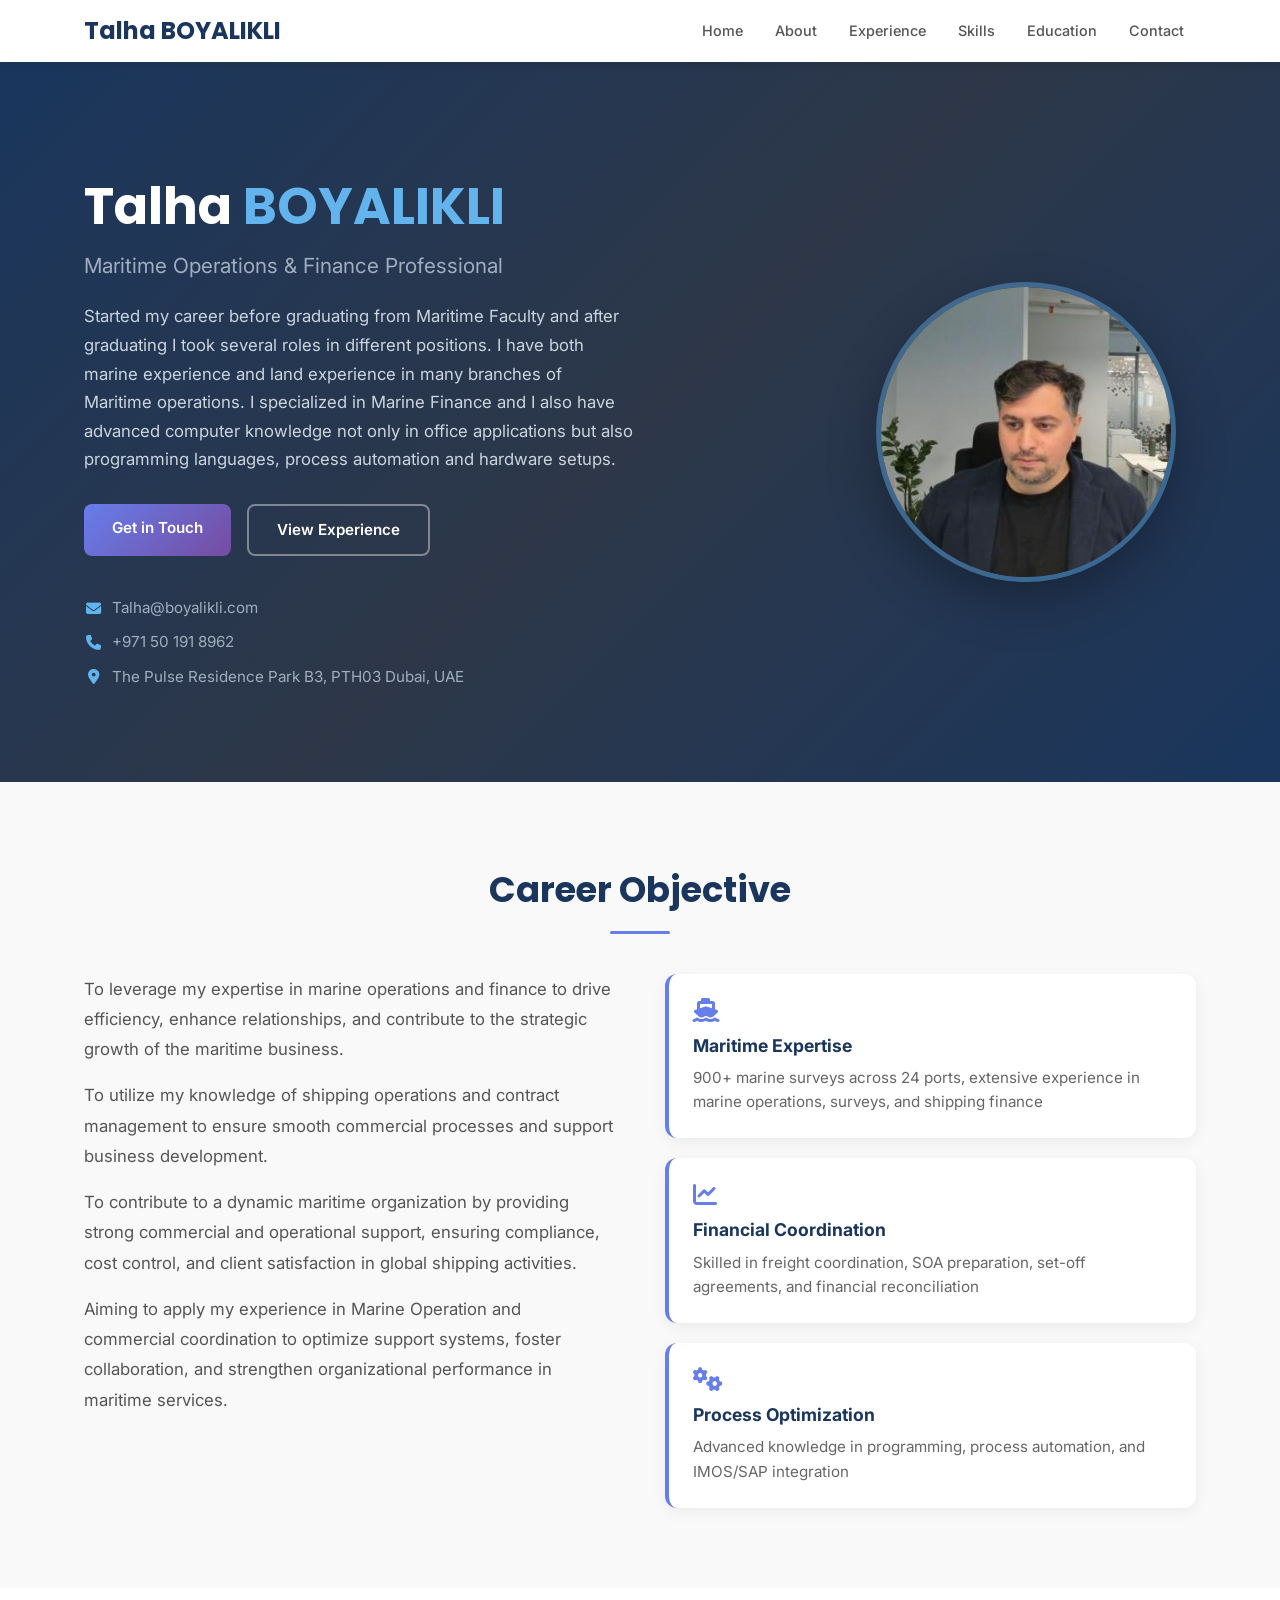
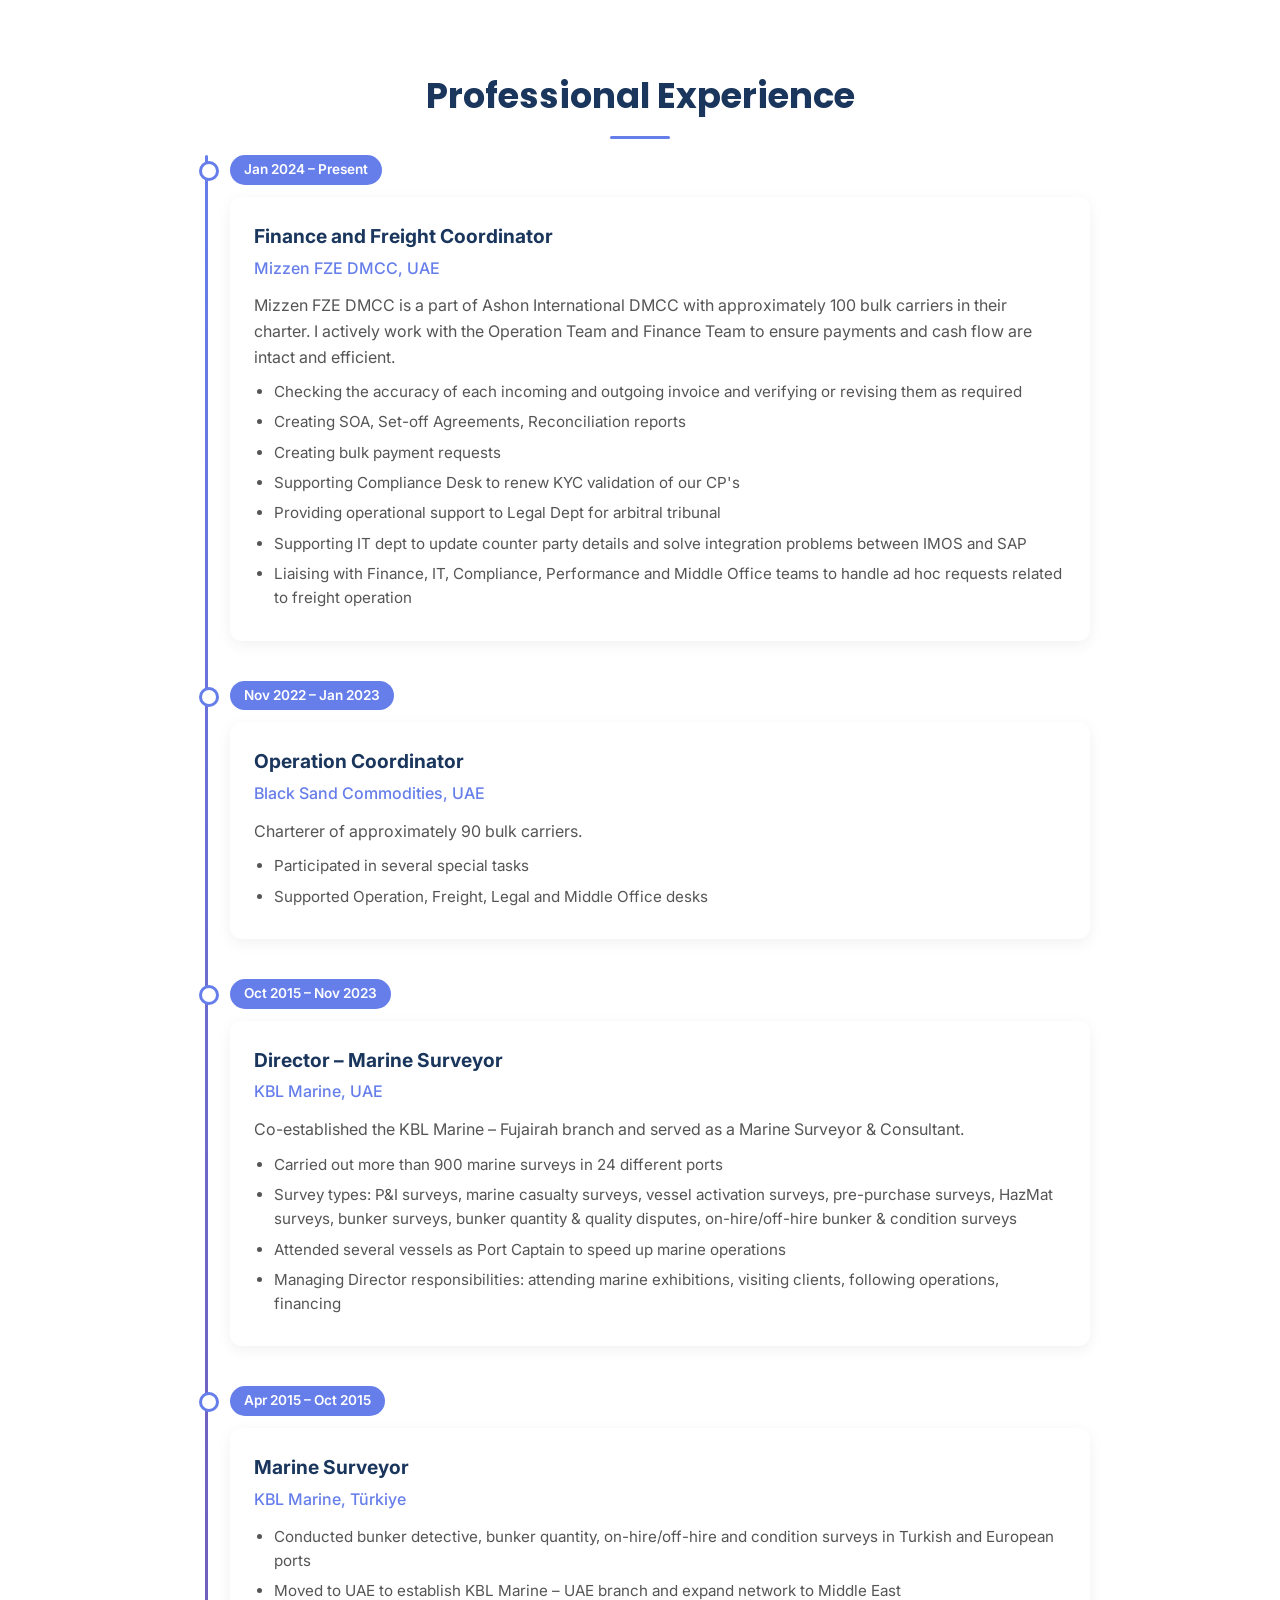
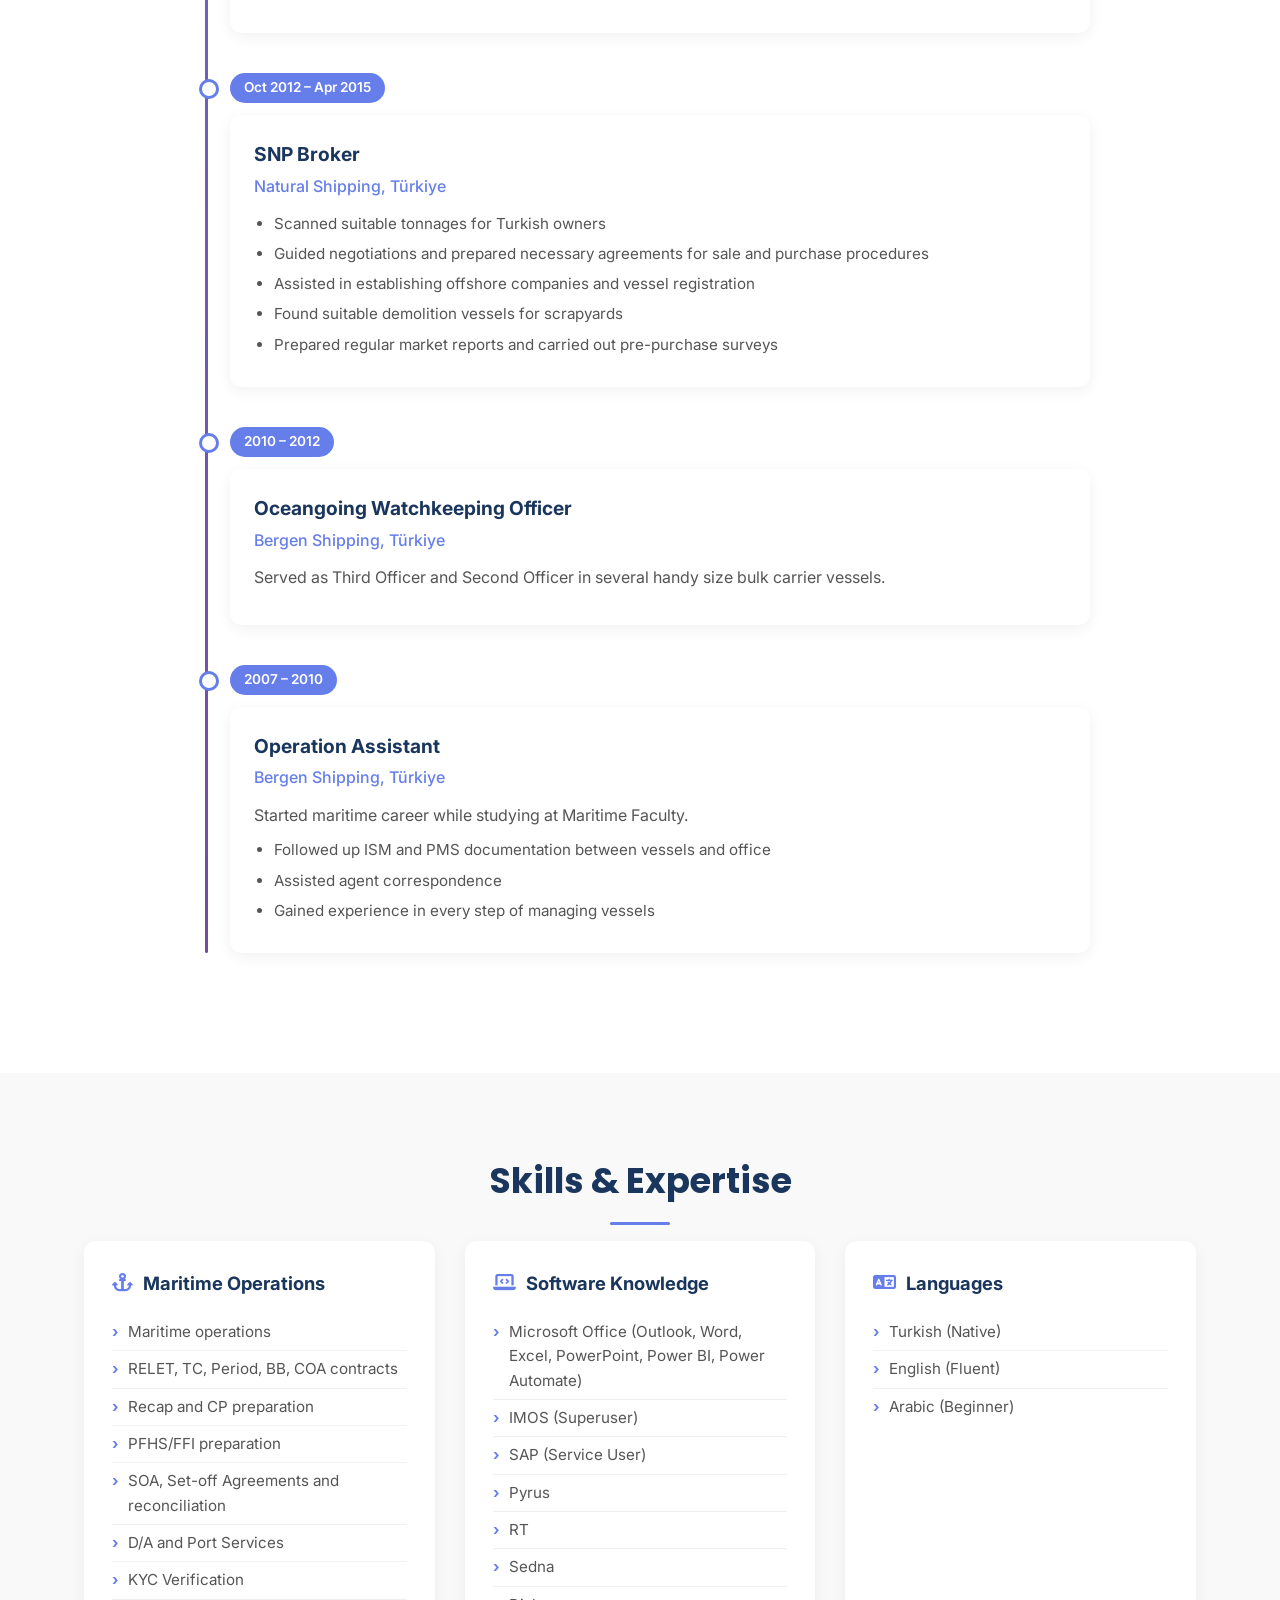
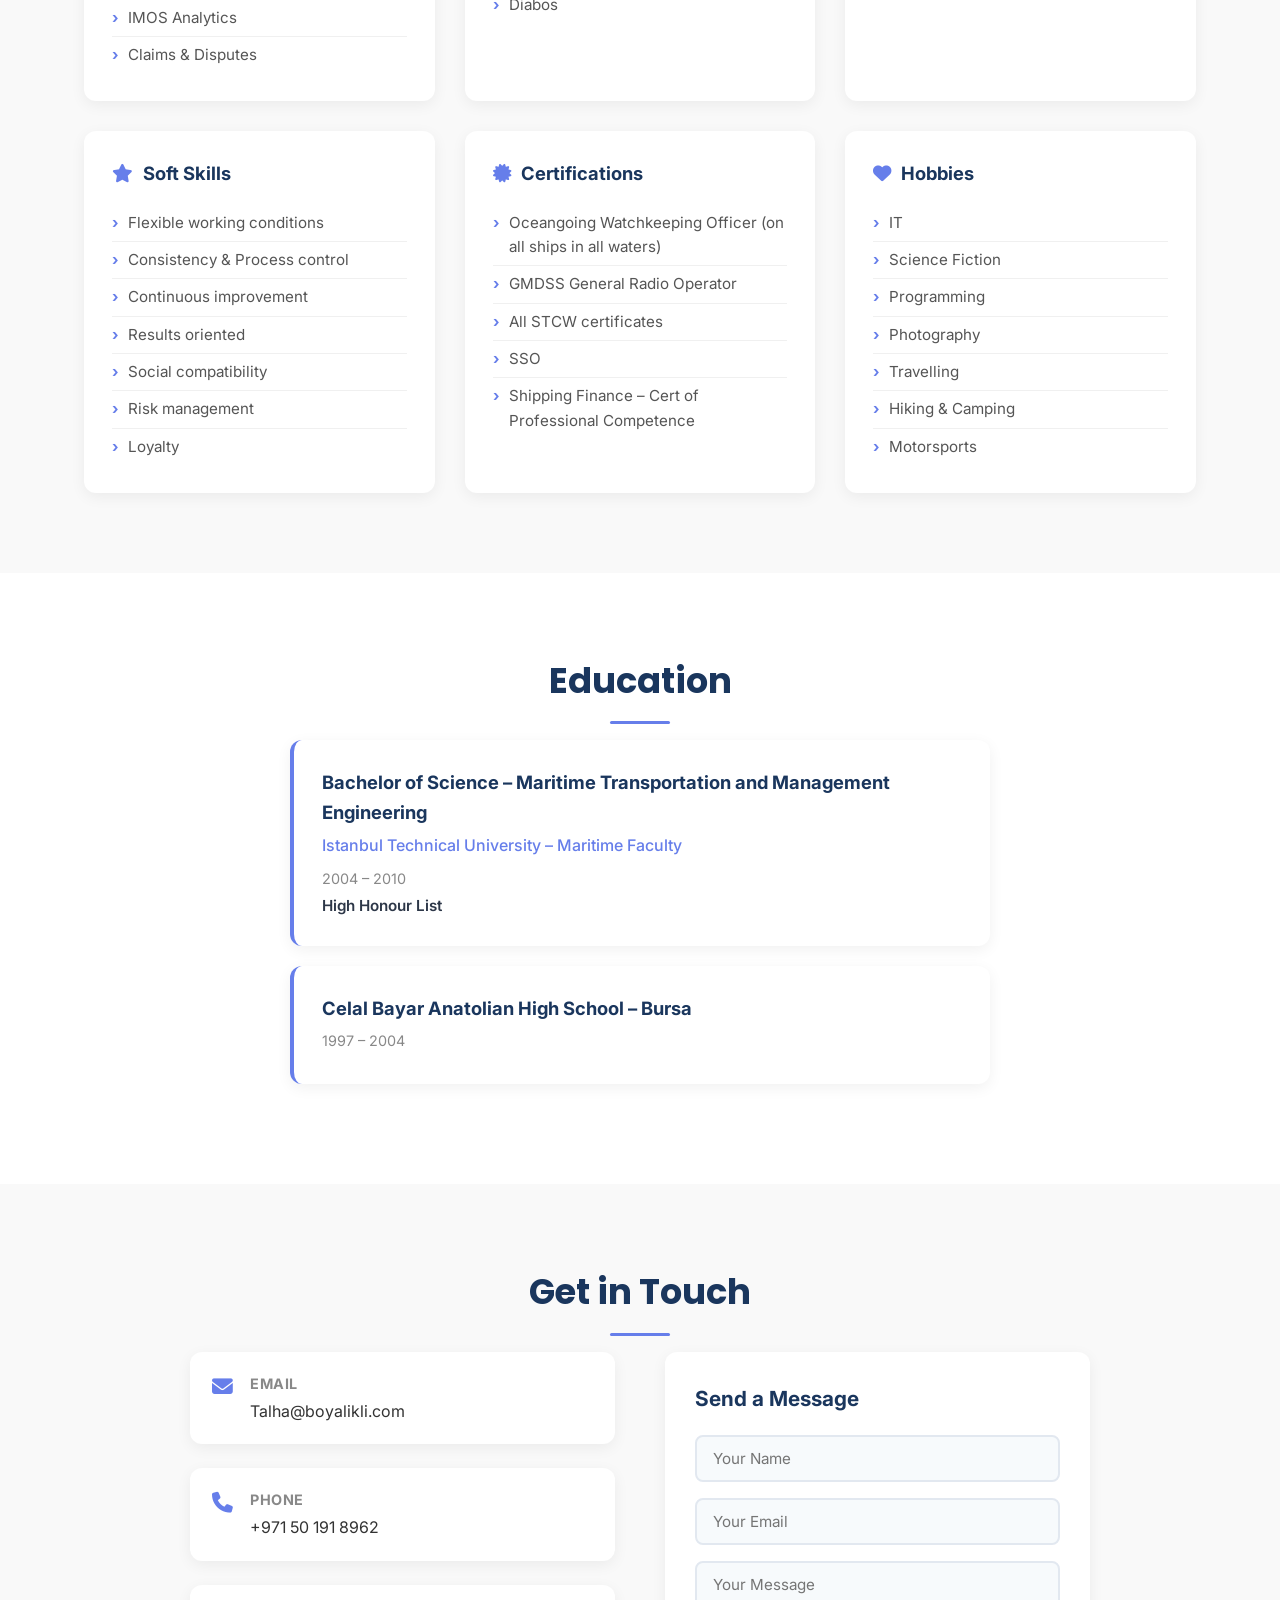
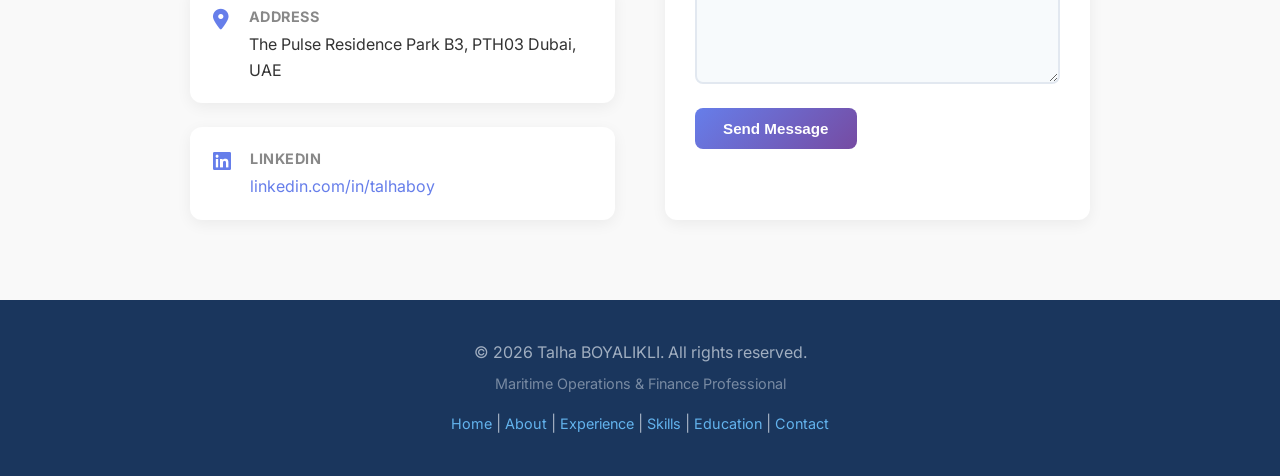
<file: index.html>
<!DOCTYPE html>
<html lang="en">
<head>
    <meta charset="UTF-8">
    <meta name="viewport" content="width=device-width, initial-scale=1.0">
    <title>Talha BOYALIKLI | Maritime Operations & Finance Professional</title>
    <link rel="stylesheet" href="https://cdnjs.cloudflare.com/ajax/libs/font-awesome/6.4.0/css/all.min.css">
    <link href="https://fonts.googleapis.com/css2?family=Poppins:wght@300;400;500;600;700&family=Inter:wght@300;400;500;600&display=swap" rel="stylesheet">
    <link rel="stylesheet" href="style.css">
    <link rel="icon" type="image/x-icon" href="data:image/svg+xml,<svg xmlns=%22http://www.w3.org/2000/svg%22 viewBox=%220 0 100 100%22><text y=%22.9em%22 font-size=%2290%22>⚓</text></svg>">
</head>
<body>
    <!-- Navigation -->
    <nav class="navbar">
        <div class="container">
            <a href="#" class="logo">Talha BOYALIKLI</a>
            <ul class="nav-links">
                <li><a href="#home">Home</a></li>
                <li><a href="#about">About</a></li>
                <li><a href="#experience">Experience</a></li>
                <li><a href="#skills">Skills</a></li>
                <li><a href="#education">Education</a></li>
                <li><a href="#contact">Contact</a></li>
            </ul>
                        <button class="menu-toggle">
                <i class="fas fa-bars"></i>
            </button>
        </div>
    </nav>

    <!-- Hero Section -->
    <section id="home" class="hero">
        <div class="container">
            <div class="hero-content">
                <h1 class="hero-title">Talha <span class="highlight">BOYALIKLI</span></h1>
                <h2 class="hero-subtitle">Maritime Operations & Finance Professional</h2>
                <p class="hero-description">
                    Started my career before graduating from Maritime Faculty and after graduating I took several roles in different positions. I have both marine experience and land experience in many branches of Maritime operations. I specialized in Marine Finance and I also have advanced computer knowledge not only in office applications but also programming languages, process automation and hardware setups.
                </p>
                <div class="hero-buttons">
                    <a href="#contact" class="btn btn-primary">Get in Touch</a>
                    <a href="#experience" class="btn btn-secondary">View Experience</a>
                </div>
                <div class="hero-contact-info">
                    <div class="contact-item">
                        <i class="fas fa-envelope"></i>
                        <span>Talha@boyalikli.com</span>
                    </div>
                    <div class="contact-item">
                        <i class="fas fa-phone"></i>
                        <span>+971 50 191 8962</span>
                    </div>
                    <div class="contact-item">
                        <i class="fas fa-map-marker-alt"></i>
                        <span>The Pulse Residence Park B3, PTH03 Dubai, UAE</span>
                    </div>
                </div>
            </div>
            <div class="hero-image">
                <div class="profile-photo">
                    <img src="photo.jpeg" alt="Talha Boyalikli" id="profile-img">
                    <div class="photo-fallback">
                        <i class="fas fa-user-tie"></i>
                    </div>
                </div>
            </div>
        </div>
    </section>

    <!-- About / Career Objective Section -->
    <section id="about" class="section about">
        <div class="container">
            <h2 class="section-title">Career Objective</h2>
            <div class="about-content">
                <div class="about-text">
                    <p>To leverage my expertise in marine operations and finance to drive efficiency, enhance relationships, and contribute to the strategic growth of the maritime business.</p>
                    <p>To utilize my knowledge of shipping operations and contract management to ensure smooth commercial processes and support business development.</p>
                    <p>To contribute to a dynamic maritime organization by providing strong commercial and operational support, ensuring compliance, cost control, and client satisfaction in global shipping activities.</p>
                    <p>Aiming to apply my experience in Marine Operation and commercial coordination to optimize support systems, foster collaboration, and strengthen organizational performance in maritime services.</p>
                </div>
                <div class="about-highlights">
                    <div class="highlight-card">
                        <i class="fas fa-ship"></i>
                        <h3>Maritime Expertise</h3>
                        <p>900+ marine surveys across 24 ports, extensive experience in marine operations, surveys, and shipping finance</p>
                    </div>
                    <div class="highlight-card">
                        <i class="fas fa-chart-line"></i>
                        <h3>Financial Coordination</h3>
                        <p>Skilled in freight coordination, SOA preparation, set-off agreements, and financial reconciliation</p>
                    </div>
                    <div class="highlight-card">
                        <i class="fas fa-cogs"></i>
                        <h3>Process Optimization</h3>
                        <p>Advanced knowledge in programming, process automation, and IMOS/SAP integration</p>
                    </div>
                </div>
            </div>
        </div>
    </section>

    <!-- Experience Section -->
    <section id="experience" class="section experience">
        <div class="container">
            <h2 class="section-title">Professional Experience</h2>
            <div class="timeline">
                <div class="timeline-item">
                    <div class="timeline-date">Jan 2024 – Present</div>
                    <div class="timeline-content">
                        <h3>Finance and Freight Coordinator</h3>
                        <h4>Mizzen FZE DMCC, UAE</h4>
                        <p>Mizzen FZE DMCC is a part of Ashon International DMCC with approximately 100 bulk carriers in their charter. I actively work with the Operation Team and Finance Team to ensure payments and cash flow are intact and efficient.</p>
                        <ul>
                            <li>Checking the accuracy of each incoming and outgoing invoice and verifying or revising them as required</li>
                            <li>Creating SOA, Set-off Agreements, Reconciliation reports</li>
                            <li>Creating bulk payment requests</li>
                            <li>Supporting Compliance Desk to renew KYC validation of our CP's</li>
                            <li>Providing operational support to Legal Dept for arbitral tribunal</li>
                            <li>Supporting IT dept to update counter party details and solve integration problems between IMOS and SAP</li>
                            <li>Liaising with Finance, IT, Compliance, Performance and Middle Office teams to handle ad hoc requests related to freight operation</li>
                        </ul>
                    </div>
                </div>
                <div class="timeline-item">
                    <div class="timeline-date">Nov 2022 – Jan 2023</div>
                    <div class="timeline-content">
                        <h3>Operation Coordinator</h3>
                        <h4>Black Sand Commodities, UAE</h4>
                        <p>Charterer of approximately 90 bulk carriers.</p>
                        <ul>
                            <li>Participated in several special tasks</li>
                            <li>Supported Operation, Freight, Legal and Middle Office desks</li>
                        </ul>
                    </div>
                </div>
                <div class="timeline-item">
                    <div class="timeline-date">Oct 2015 – Nov 2023</div>
                    <div class="timeline-content">
                        <h3>Director – Marine Surveyor</h3>
                        <h4>KBL Marine, UAE</h4>
                        <p>Co-established the KBL Marine – Fujairah branch and served as a Marine Surveyor & Consultant.</p>
                        <ul>
                            <li>Carried out more than 900 marine surveys in 24 different ports</li>
                            <li>Survey types: P&I surveys, marine casualty surveys, vessel activation surveys, pre-purchase surveys, HazMat surveys, bunker surveys, bunker quantity & quality disputes, on-hire/off-hire bunker & condition surveys</li>
                            <li>Attended several vessels as Port Captain to speed up marine operations</li>
                            <li>Managing Director responsibilities: attending marine exhibitions, visiting clients, following operations, financing</li>
                        </ul>
                    </div>
                </div>
                <div class="timeline-item">
                    <div class="timeline-date">Apr 2015 – Oct 2015</div>
                    <div class="timeline-content">
                        <h3>Marine Surveyor</h3>
                        <h4>KBL Marine, Türkiye</h4>
                        <ul>
                            <li>Conducted bunker detective, bunker quantity, on-hire/off-hire and condition surveys in Turkish and European ports</li>
                            <li>Moved to UAE to establish KBL Marine – UAE branch and expand network to Middle East</li>
                        </ul>
                    </div>
                </div>
                <div class="timeline-item">
                    <div class="timeline-date">Oct 2012 – Apr 2015</div>
                    <div class="timeline-content">
                        <h3>SNP Broker</h3>
                        <h4>Natural Shipping, Türkiye</h4>
                        <ul>
                            <li>Scanned suitable tonnages for Turkish owners</li>
                            <li>Guided negotiations and prepared necessary agreements for sale and purchase procedures</li>
                            <li>Assisted in establishing offshore companies and vessel registration</li>
                            <li>Found suitable demolition vessels for scrapyards</li>
                            <li>Prepared regular market reports and carried out pre-purchase surveys</li>
                        </ul>
                    </div>
                </div>
                <div class="timeline-item">
                    <div class="timeline-date">2010 – 2012</div>
                    <div class="timeline-content">
                        <h3>Oceangoing Watchkeeping Officer</h3>
                        <h4>Bergen Shipping, Türkiye</h4>
                        <p>Served as Third Officer and Second Officer in several handy size bulk carrier vessels.</p>
                    </div>
                </div>
                <div class="timeline-item">
                    <div class="timeline-date">2007 – 2010</div>
                    <div class="timeline-content">
                        <h3>Operation Assistant</h3>
                        <h4>Bergen Shipping, Türkiye</h4>
                        <p>Started maritime career while studying at Maritime Faculty.</p>
                        <ul>
                            <li>Followed up ISM and PMS documentation between vessels and office</li>
                            <li>Assisted agent correspondence</li>
                            <li>Gained experience in every step of managing vessels</li>
                        </ul>
                    </div>
                </div>
            </div>
        </div>
    </section>

    <!-- Skills Section -->
    <section id="skills" class="section skills">
        <div class="container">
            <h2 class="section-title">Skills & Expertise</h2>
            <div class="skills-grid">
                <div class="skill-category">
                    <h3><i class="fas fa-anchor"></i> Maritime Operations</h3>
                    <ul>
                        <li>Maritime operations</li>
                        <li>RELET, TC, Period, BB, COA contracts</li>
                        <li>Recap and CP preparation</li>
                        <li>PFHS/FFI preparation</li>
                        <li>SOA, Set-off Agreements and reconciliation</li>
                        <li>D/A and Port Services</li>
                        <li>KYC Verification</li>
                        <li>IMOS Analytics</li>
                        <li>Claims & Disputes</li>
                    </ul>
                </div>
                <div class="skill-category">
                    <h3><i class="fas fa-laptop-code"></i> Software Knowledge</h3>
                    <ul>
                        <li>Microsoft Office (Outlook, Word, Excel, PowerPoint, Power BI, Power Automate)</li>
                        <li>IMOS (Superuser)</li>
                        <li>SAP (Service User)</li>
                        <li>Pyrus</li>
                        <li>RT</li>
                        <li>Sedna</li>
                        <li>Diabos</li>
                    </ul>
                </div>
                <div class="skill-category">
                    <h3><i class="fas fa-language"></i> Languages</h3>
                    <ul>
                        <li>Turkish (Native)</li>
                        <li>English (Fluent)</li>
                        <li>Arabic (Beginner)</li>
                    </ul>
                </div>
                <div class="skill-category">
                    <h3><i class="fas fa-star"></i> Soft Skills</h3>
                    <ul>
                        <li>Flexible working conditions</li>
                        <li>Consistency & Process control</li>
                        <li>Continuous improvement</li>
                        <li>Results oriented</li>
                        <li>Social compatibility</li>
                        <li>Risk management</li>
                        <li>Loyalty</li>
                    </ul>
                </div>
                <div class="skill-category">
                    <h3><i class="fas fa-certificate"></i> Certifications</h3>
                    <ul>
                        <li>Oceangoing Watchkeeping Officer (on all ships in all waters)</li>
                        <li>GMDSS General Radio Operator</li>
                        <li>All STCW certificates</li>
                        <li>SSO</li>
                        <li>Shipping Finance – Cert of Professional Competence</li>
                    </ul>
                </div>
                <div class="skill-category">
                    <h3><i class="fas fa-heart"></i> Hobbies</h3>
                    <ul>
                        <li>IT</li>
                        <li>Science Fiction</li>
                        <li>Programming</li>
                        <li>Photography</li>
                        <li>Travelling</li>
                        <li>Hiking & Camping</li>
                        <li>Motorsports</li>
                    </ul>
                </div>
            </div>
        </div>
    </section>

    <!-- Education Section -->
    <section id="education" class="section education">
        <div class="container">
            <h2 class="section-title">Education</h2>
            <div class="education-item">
                <h3>Bachelor of Science – Maritime Transportation and Management Engineering</h3>
                <h4>Istanbul Technical University – Maritime Faculty</h4>
                <p class="education-period">2004 – 2010</p>
                <p class="education-honor">High Honour List</p>
            </div>
            <div class="education-item">
                <h3>Celal Bayar Anatolian High School – Bursa</h3>
                <p class="education-period">1997 – 2004</p>
            </div>
        </div>
    </section>

    <!-- Contact Section -->
    <section id="contact" class="section contact">
        <div class="container">
            <h2 class="section-title">Get in Touch</h2>
            <div class="contact-content">
                <div class="contact-info">
                    <div class="contact-item-large">
                        <i class="fas fa-envelope"></i>
                        <div>
                            <h3>Email</h3>
                            <p>Talha@boyalikli.com</p>
                        </div>
                    </div>
                    <div class="contact-item-large">
                        <i class="fas fa-phone"></i>
                        <div>
                            <h3>Phone</h3>
                            <p>+971 50 191 8962</p>
                        </div>
                    </div>
                    <div class="contact-item-large">
                        <i class="fas fa-map-marker-alt"></i>
                        <div>
                            <h3>Address</h3>
                            <p>The Pulse Residence Park B3, PTH03 Dubai, UAE</p>
                        </div>
                    </div>
                    <div class="contact-item-large">
                        <i class="fab fa-linkedin"></i>
                        <div>
                            <h3>LinkedIn</h3>
                            <p><a href="https://www.linkedin.com/in/talhaboy/" target="_blank">linkedin.com/in/talhaboy</a></p>
                        </div>
                    </div>
                </div>
                <div class="contact-form">
                    <h3>Send a Message</h3>
                    <form id="messageForm">
                        <div class="form-group">
                            <input type="text" placeholder="Your Name" required>
                        </div>
                        <div class="form-group">
                            <input type="email" placeholder="Your Email" required>
                        </div>
                        <div class="form-group">
                            <textarea placeholder="Your Message" rows="5" required></textarea>
                        </div>
                        <button type="submit" class="btn btn-primary">Send Message</button>
                    </form>
                </div>
            </div>
        </div>
    </section>

    <!-- Footer -->
    <footer class="footer">
        <div class="container">
            <p>&copy; 2026 Talha BOYALIKLI. All rights reserved.</p>
            <p class="footer-note">Maritime Operations & Finance Professional</p>
            <div class="footer-links">
                <a href="#home">Home</a> |
                <a href="#about">About</a> |
                <a href="#experience">Experience</a> |
                <a href="#skills">Skills</a> |
                <a href="#education">Education</a> |
                <a href="#contact">Contact</a>
            </div>
        </div>
    </footer>

    <script src="script.js"></script>
</body>
</html>
</file>
<file: style.css>
/* ===========================
   General Reset & Base
   =========================== */
* {
    margin: 0;
    padding: 0;
    box-sizing: border-box;
}

html {
    scroll-behavior: smooth;
}

body {
    font-family: 'Inter', 'Segoe UI', Tahoma, Geneva, Verdana, sans-serif;
    line-height: 1.6;
    color: #333;
    background: #f9f9f9;
}

.container {
    width: 90%;
    max-width: 1200px;
    margin: 0 auto;
    padding: 0 20px;
}

/* ===========================
   Navigation
   =========================== */
.navbar {
    background: white;
    box-shadow: 0 2px 10px rgba(0,0,0,0.1);
    position: sticky;
    top: 0;
    z-index: 1000;
}

.navbar .container {
    display: flex;
    justify-content: space-between;
    align-items: center;
    padding: 12px 20px;
}

.navbar .logo {
    font-family: 'Poppins', sans-serif;
    font-size: 1.5rem;
    font-weight: 700;
    color: #1a365d;
    text-decoration: none;
}

.nav-links {
    display: flex;
    list-style: none;
    gap: 8px;
}

.nav-links li a {
    text-decoration: none;
    color: #555;
    font-weight: 500;
    font-size: 0.9rem;
    padding: 6px 12px;
    border-radius: 6px;
    transition: all 0.3s;
}

.nav-links li a:hover {
    color: #667eea;
    background: #f0f0ff;
}

.navbar-avatar {
    position: relative;
    width: 40px;
    height: 40px;
    border-radius: 50%;
    overflow: hidden;
    border: 2px solid #667eea;
}

.navbar-avatar img {
    width: 100%;
    height: 100%;
    object-fit: cover;
}

.nav-photo-fallback {
    display: none;
    width: 100%;
    height: 100%;
    background: #667eea;
    color: white;
    align-items: center;
    justify-content: center;
    font-size: 1rem;
}

.menu-toggle {
    display: none;
    background: none;
    border: none;
    font-size: 1.5rem;
    color: #333;
    cursor: pointer;
}

/* ===========================
   Hero Section
   =========================== */
.hero {
    background: linear-gradient(135deg, #1a365d 0%, #2d3748 50%, #1a365d 100%);
    color: white;
    padding: 100px 0 80px;
    min-height: 80vh;
    display: flex;
    align-items: center;
}

.hero .container {
    display: flex;
    align-items: center;
    gap: 60px;
}

.hero-content {
    flex: 1;
}

.hero-title {
    font-family: 'Poppins', sans-serif;
    font-size: 3.2rem;
    font-weight: 700;
    margin-bottom: 12px;
    line-height: 1.2;
}

.hero-title .highlight {
    color: #63b3ed;
}

.hero-subtitle {
    font-size: 1.3rem;
    font-weight: 400;
    color: #a0aec0;
    margin-bottom: 20px;
}

.hero-description {
    font-size: 1.05rem;
    color: #cbd5e0;
    margin-bottom: 30px;
    max-width: 550px;
    line-height: 1.7;
}

.hero-buttons {
    display: flex;
    gap: 16px;
    margin-bottom: 40px;
    flex-wrap: wrap;
}

.hero-contact-info {
    display: flex;
    flex-direction: column;
    gap: 10px;
}

.hero-contact-info .contact-item {
    display: flex;
    align-items: center;
    gap: 10px;
    color: #a0aec0;
    font-size: 0.95rem;
}

.hero-contact-info .contact-item i {
    color: #63b3ed;
    width: 18px;
    text-align: center;
}

.hero-image {
    flex: 0 0 320px;
}

.profile-photo {
    position: relative;
    width: 300px;
    height: 300px;
    border-radius: 50%;
    overflow: hidden;
    border: 5px solid rgba(99, 179, 237, 0.4);
    box-shadow: 0 20px 50px rgba(0,0,0,0.3);
}

.profile-photo img {
    width: 100%;
    height: 100%;
    object-fit: cover;
}

.photo-fallback {
    display: none;
    position: absolute;
    inset: 0;
    background: #2d3748;
    color: #63b3ed;
    align-items: center;
    justify-content: center;
    font-size: 5rem;
}

/* ===========================
   Buttons
   =========================== */
.btn {
    display: inline-block;
    padding: 12px 28px;
    border-radius: 8px;
    text-decoration: none;
    font-weight: 600;
    font-size: 0.95rem;
    transition: all 0.3s;
    border: none;
    cursor: pointer;
}

.btn-primary {
    background: linear-gradient(135deg, #667eea 0%, #764ba2 100%);
    color: white;
}

.btn-primary:hover {
    transform: translateY(-2px);
    box-shadow: 0 8px 20px rgba(102, 126, 234, 0.4);
}

.btn-secondary {
    background: transparent;
    color: white;
    border: 2px solid rgba(255,255,255,0.4);
}

.btn-secondary:hover {
    background: rgba(255,255,255,0.1);
    border-color: white;
}

.btn-outline {
    background: transparent;
    color: #667eea;
    border: 2px solid #667eea;
}

.btn-outline:hover {
    background: #667eea;
    color: white;
}

/* ===========================
   Sections (shared)
   =========================== */
.section {
    padding: 80px 0;
}

.section:nth-child(even) {
    background: white;
}

.section-title {
    font-family: 'Poppins', sans-serif;
    text-align: center;
    font-size: 2.2rem;
    margin-bottom: 16px;
    color: #1a365d;
    position: relative;
}

.section-title::after {
    content: '';
    display: block;
    width: 60px;
    height: 3px;
    background: #667eea;
    margin: 12px auto 0;
    border-radius: 2px;
}

.section-subtitle {
    text-align: center;
    color: #666;
    font-size: 1.1rem;
    margin-bottom: 50px;
}

/* ===========================
   About Section
   =========================== */
.about-content {
    display: flex;
    gap: 50px;
    flex-wrap: wrap;
    margin-top: 40px;
}

.about-text {
    flex: 1;
    min-width: 300px;
}

.about-text p {
    margin-bottom: 16px;
    font-size: 1.05rem;
    color: #555;
    line-height: 1.8;
}

.about-highlights {
    flex: 1;
    min-width: 300px;
    display: flex;
    flex-direction: column;
    gap: 20px;
}

.highlight-card {
    background: white;
    border-radius: 12px;
    padding: 24px;
    box-shadow: 0 4px 15px rgba(0,0,0,0.06);
    border-left: 4px solid #667eea;
    transition: transform 0.3s, box-shadow 0.3s;
}

.highlight-card:hover {
    transform: translateX(5px);
    box-shadow: 0 8px 25px rgba(0,0,0,0.1);
}

.highlight-card i {
    font-size: 1.5rem;
    color: #667eea;
    margin-bottom: 10px;
    display: block;
}

.highlight-card h3 {
    font-size: 1.1rem;
    color: #1a365d;
    margin-bottom: 6px;
}

.highlight-card p {
    color: #666;
    font-size: 0.95rem;
}

/* ===========================
   Timeline / Experience
   =========================== */
.timeline {
    position: relative;
    padding-left: 40px;
    max-width: 900px;
    margin: 0 auto;
}

.timeline::before {
    content: '';
    position: absolute;
    left: 15px;
    top: 0;
    bottom: 0;
    width: 3px;
    background: linear-gradient(to bottom, #667eea, #764ba2);
    border-radius: 2px;
}

.timeline-item {
    position: relative;
    margin-bottom: 40px;
}

.timeline-item::before {
    content: '';
    position: absolute;
    left: -31px;
    top: 6px;
    width: 14px;
    height: 14px;
    background: white;
    border: 3px solid #667eea;
    border-radius: 50%;
    z-index: 1;
}

.timeline-date {
    display: inline-block;
    background: #667eea;
    color: white;
    padding: 4px 14px;
    border-radius: 20px;
    font-size: 0.85rem;
    font-weight: 600;
    margin-bottom: 12px;
}

.timeline-content {
    background: white;
    border-radius: 12px;
    padding: 24px;
    box-shadow: 0 4px 15px rgba(0,0,0,0.06);
    transition: transform 0.3s, box-shadow 0.3s;
}

.timeline-content:hover {
    transform: translateY(-3px);
    box-shadow: 0 8px 25px rgba(0,0,0,0.1);
}

.timeline-content h3 {
    font-size: 1.2rem;
    color: #1a365d;
    margin-bottom: 4px;
}

.timeline-content h4 {
    font-size: 1rem;
    color: #667eea;
    font-weight: 500;
    margin-bottom: 12px;
}

.timeline-content p {
    color: #555;
    margin-bottom: 10px;
}

.timeline-content ul {
    padding-left: 20px;
    color: #555;
}

.timeline-content ul li {
    margin-bottom: 6px;
    font-size: 0.95rem;
    line-height: 1.6;
}

/* ===========================
   Blog Section
   =========================== */
.blog-grid {
    display: grid;
    grid-template-columns: repeat(auto-fill, minmax(320px, 1fr));
    gap: 30px;
}

.blog-card {
    background: white;
    border-radius: 12px;
    padding: 28px;
    box-shadow: 0 4px 15px rgba(0,0,0,0.06);
    transition: transform 0.3s, box-shadow 0.3s;
    display: flex;
    flex-direction: column;
}

.blog-card:hover {
    transform: translateY(-5px);
    box-shadow: 0 12px 30px rgba(0,0,0,0.12);
}

.blog-date {
    font-size: 0.85rem;
    color: #667eea;
    font-weight: 600;
    margin-bottom: 10px;
}

.blog-title {
    font-size: 1.2rem;
    color: #1a365d;
    margin-bottom: 12px;
    line-height: 1.4;
}

.blog-excerpt {
    color: #666;
    font-size: 0.95rem;
    line-height: 1.6;
    margin-bottom: 20px;
    flex: 1;
}

.blog-read-more {
    color: #667eea;
    text-decoration: none;
    font-weight: 600;
    font-size: 0.95rem;
    transition: color 0.3s;
    cursor: pointer;
}

.blog-read-more:hover {
    color: #764ba2;
}

.blog-cta {
    text-align: center;
    margin-top: 40px;
}

/* ===========================
   Skills Section
   =========================== */
.skills-grid {
    display: grid;
    grid-template-columns: repeat(auto-fill, minmax(340px, 1fr));
    gap: 30px;
}

.skill-category {
    background: white;
    border-radius: 12px;
    padding: 28px;
    box-shadow: 0 4px 15px rgba(0,0,0,0.06);
    transition: transform 0.3s;
}

.skill-category:hover {
    transform: translateY(-3px);
}

.skill-category h3 {
    font-size: 1.15rem;
    color: #1a365d;
    margin-bottom: 16px;
    display: flex;
    align-items: center;
    gap: 10px;
}

.skill-category h3 i {
    color: #667eea;
}

.skill-category ul {
    list-style: none;
    padding: 0;
}

.skill-category ul li {
    padding: 6px 0;
    color: #555;
    font-size: 0.95rem;
    border-bottom: 1px solid #f0f0f0;
    position: relative;
    padding-left: 16px;
}

.skill-category ul li:last-child {
    border-bottom: none;
}

.skill-category ul li::before {
    content: '›';
    position: absolute;
    left: 0;
    color: #667eea;
    font-weight: bold;
}

/* ===========================
   Education Section
   =========================== */
.education-item {
    background: white;
    border-radius: 12px;
    padding: 28px;
    box-shadow: 0 4px 15px rgba(0,0,0,0.06);
    margin-bottom: 20px;
    max-width: 700px;
    margin-left: auto;
    margin-right: auto;
    border-left: 4px solid #667eea;
}

.education-item h3 {
    font-size: 1.15rem;
    color: #1a365d;
    margin-bottom: 6px;
}

.education-item h4 {
    font-size: 1rem;
    color: #667eea;
    font-weight: 500;
    margin-bottom: 8px;
}

.education-period {
    font-size: 0.9rem;
    color: #888;
    margin-bottom: 4px;
}

.education-honor {
    font-size: 0.95rem;
    color: #2d3748;
    font-weight: 600;
}

/* ===========================
   Contact Section
   =========================== */
.contact-content {
    display: grid;
    grid-template-columns: 1fr 1fr;
    gap: 50px;
    max-width: 900px;
    margin: 0 auto;
}

.contact-info {
    display: flex;
    flex-direction: column;
    gap: 24px;
}

.contact-item-large {
    display: flex;
    align-items: flex-start;
    gap: 16px;
    background: white;
    padding: 20px;
    border-radius: 12px;
    box-shadow: 0 4px 15px rgba(0,0,0,0.06);
}

.contact-item-large i {
    font-size: 1.3rem;
    color: #667eea;
    margin-top: 4px;
    width: 24px;
    text-align: center;
}

.contact-item-large h3 {
    font-size: 0.9rem;
    color: #888;
    text-transform: uppercase;
    letter-spacing: 0.5px;
    margin-bottom: 4px;
}

.contact-item-large p {
    color: #333;
    font-size: 1rem;
}

.contact-item-large a {
    color: #667eea;
    text-decoration: none;
}

.contact-item-large a:hover {
    text-decoration: underline;
}

.contact-form {
    background: white;
    padding: 30px;
    border-radius: 12px;
    box-shadow: 0 4px 15px rgba(0,0,0,0.06);
}

.contact-form h3 {
    font-size: 1.3rem;
    color: #1a365d;
    margin-bottom: 20px;
}

.form-group {
    margin-bottom: 16px;
}

.form-group input,
.form-group textarea {
    width: 100%;
    padding: 12px 16px;
    border: 2px solid #e2e8f0;
    border-radius: 8px;
    font-family: inherit;
    font-size: 0.95rem;
    transition: border-color 0.3s;
    background: #f7fafc;
}

.form-group input:focus,
.form-group textarea:focus {
    outline: none;
    border-color: #667eea;
    background: white;
}

.form-group textarea {
    resize: vertical;
}

/* ===========================
   Footer
   =========================== */
.footer {
    background: #1a365d;
    color: #a0aec0;
    text-align: center;
    padding: 40px 0;
}

.footer p {
    margin-bottom: 6px;
}

.footer-note {
    font-size: 0.9rem;
    opacity: 0.7;
}

.footer-links {
    margin-top: 16px;
}

.footer-links a {
    color: #63b3ed;
    text-decoration: none;
    font-size: 0.9rem;
    transition: color 0.3s;
}

.footer-links a:hover {
    color: white;
}

/* ===========================
   Modals
   =========================== */
.modal {
    display: none;
    position: fixed;
    z-index: 2000;
    left: 0;
    top: 0;
    width: 100%;
    height: 100%;
    background-color: rgba(0, 0, 0, 0.7);
    opacity: 0;
    transition: opacity 0.3s ease;
    overflow-y: auto;
    padding: 20px;
}

.modal.active {
    display: flex;
    align-items: center;
    justify-content: center;
    opacity: 1;
}

.modal-content {
    background-color: #fff;
    margin: auto;
    padding: 40px;
    border-radius: 15px;
    width: 90%;
    max-width: 800px;
    box-shadow: 0 20px 60px rgba(0, 0, 0, 0.3);
    position: relative;
    animation: modalFadeIn 0.4s ease;
    max-height: 90vh;
    overflow-y: auto;
}

@keyframes modalFadeIn {
    from { opacity: 0; transform: translateY(-30px); }
    to { opacity: 1; transform: translateY(0); }
}

.close-modal {
    position: absolute;
    top: 20px;
    right: 25px;
    font-size: 2.5rem;
    color: #aaa;
    cursor: pointer;
    line-height: 1;
    transition: color 0.3s;
}

.close-modal:hover {
    color: #333;
}

.modal-content h2 {
    font-size: 2rem;
    margin-bottom: 10px;
    color: #333;
    text-align: left;
}

.modal-content .meta {
    color: #666;
    font-style: italic;
    margin-bottom: 30px;
    font-size: 1rem;
    border-bottom: 1px solid #eee;
    padding-bottom: 15px;
}

.article-content {
    font-size: 1.05rem;
    line-height: 1.8;
    color: #444;
}

.article-content h3 {
    font-size: 1.3rem;
    margin: 25px 0 12px;
    color: #1a365d;
}

.article-content p {
    margin-bottom: 16px;
}

/* ===========================
   Scroll Animations
   =========================== */
.animate-on-scroll {
    opacity: 0;
    transform: translateY(20px);
    transition: opacity 0.5s ease, transform 0.5s ease;
}

.animate-on-scroll.visible {
    opacity: 1;
    transform: translateY(0);
}

/* ===========================
   Responsive
   =========================== */
@media (max-width: 768px) {
    .navbar .container {
        flex-wrap: wrap;
    }

    .nav-links {
        display: none;
        flex-direction: column;
        width: 100%;
        gap: 0;
        margin-top: 12px;
    }

    .nav-links.active {
        display: flex;
    }

    .nav-links li a {
        display: block;
        padding: 10px 12px;
    }

    .menu-toggle {
        display: block;
    }

    .hero {
        padding: 60px 0;
        min-height: auto;
    }

    .hero .container {
        flex-direction: column;
        text-align: center;
    }

    .hero-title {
        font-size: 2.2rem;
    }

    .hero-subtitle {
        font-size: 1.1rem;
    }

    .hero-description {
        margin: 0 auto 24px;
    }

    .hero-buttons {
        justify-content: center;
    }

    .hero-contact-info {
        align-items: center;
    }

    .hero-image {
        flex: none;
    }

    .profile-photo {
        width: 220px;
        height: 220px;
    }

    .about-content {
        flex-direction: column;
    }

    .contact-content {
        grid-template-columns: 1fr;
    }

    .skills-grid {
        grid-template-columns: 1fr;
    }

    .blog-grid {
        grid-template-columns: 1fr;
    }

    .section {
        padding: 50px 0;
    }

    .section-title {
        font-size: 1.8rem;
    }

    .timeline {
        padding-left: 30px;
    }

    .timeline::before {
        left: 10px;
    }

    .timeline-item::before {
        left: -25px;
    }
}

@media (max-width: 480px) {
    .hero-title {
        font-size: 1.8rem;
    }

    .navbar .logo {
        font-size: 1.2rem;
    }
}
</file>
